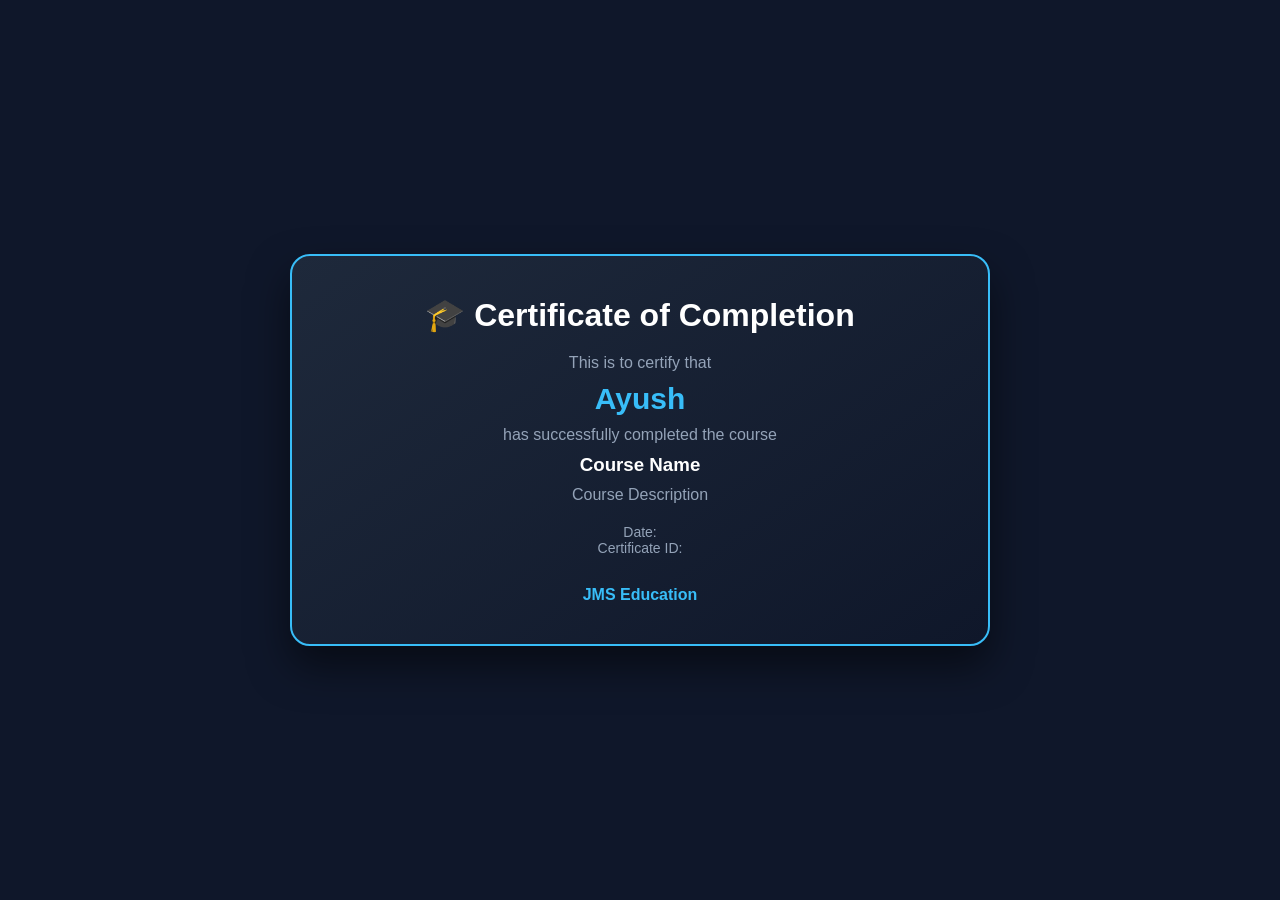
<file: certificate.html>
<!DOCTYPE html>
<html>
<head>
    <title>Certificate</title>

    <link rel="stylesheet" href="css/style.css">
    <link rel="stylesheet" href="css/certificate.css">
</head>

<body>

<div class="certificate-container">

    <div class="certificate">

        <h1>🎓 Certificate of Completion</h1>

        <p>This is to certify that</p>

        <h2 id="studentName">Ayush</h2>

        <p>has successfully completed the course</p>

        <h3 id="courseName">Course Name</h3>

        <p id="courseDesc">Course Description</p>

        <div class="certificate-info">
            <p>Date: <span id="date"></span></p>
            <p>Certificate ID: <span id="certId"></span></p>
        </div>

        <h4>JMS Education</h4>

    </div>

</div>


<script src="js/certificate.js"></script>

</body>
</html>
</file>
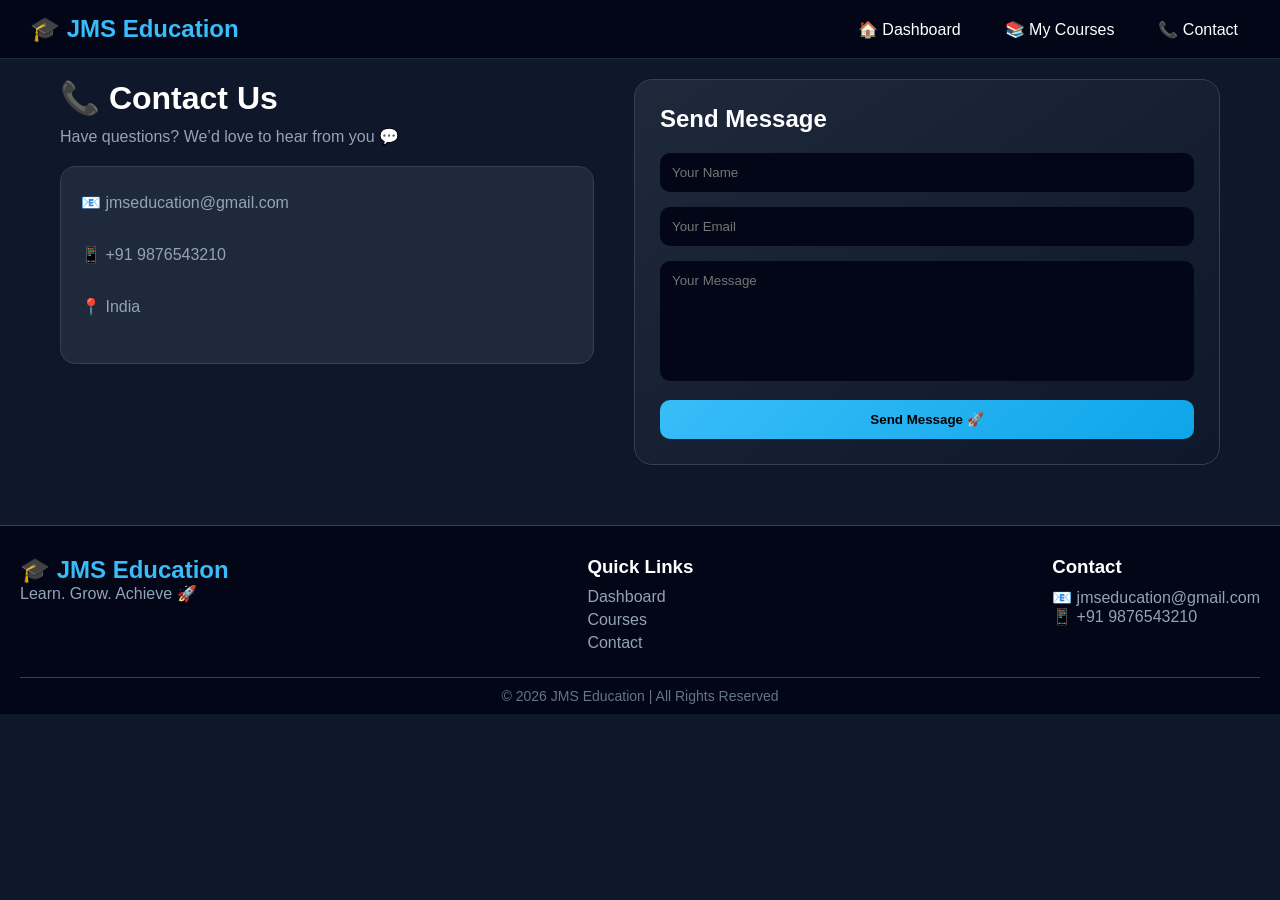
<file: contact.html>
<!DOCTYPE html>
<html>
<head>
    <title>Contact</title>

    <link rel="stylesheet" href="css/style.css">
    <link rel="stylesheet" href="css/navbar.css">
    <link rel="stylesheet" href="css/contact.css">
    <link rel="stylesheet" href="css/footer.css">
</head>

<body>

<div id="navbar-container"></div>

<div class="container contact-container">

    <!-- LEFT SIDE -->
    <div class="contact-info">
        <h1>📞 Contact Us</h1>
        <p>Have questions? We’d love to hear from you 💬</p>

        <div class="info-card">
            <p>📧 jmseducation@gmail.com</p>
            <p>📱 +91 9876543210</p>
            <p>📍 India</p>
        </div>
    </div>

    <!-- RIGHT SIDE -->
    <div class="contact-form">
        <h2>Send Message</h2>

        <form id="contactForm">
    <input type="text" id="name" placeholder="Your Name" required>
    <input type="email" id="email" placeholder="Your Email" required>
    <textarea id="message" placeholder="Your Message" required></textarea>

    <button type="submit">Send Message 🚀</button>
</form>
    </div>

</div>

<div id="footer-container"></div>

<script src="js/footer.js"></script>

<script src="js/navbar.js"></script>
<script src="js/contact.js"></script>
</body>
</html>
</file>
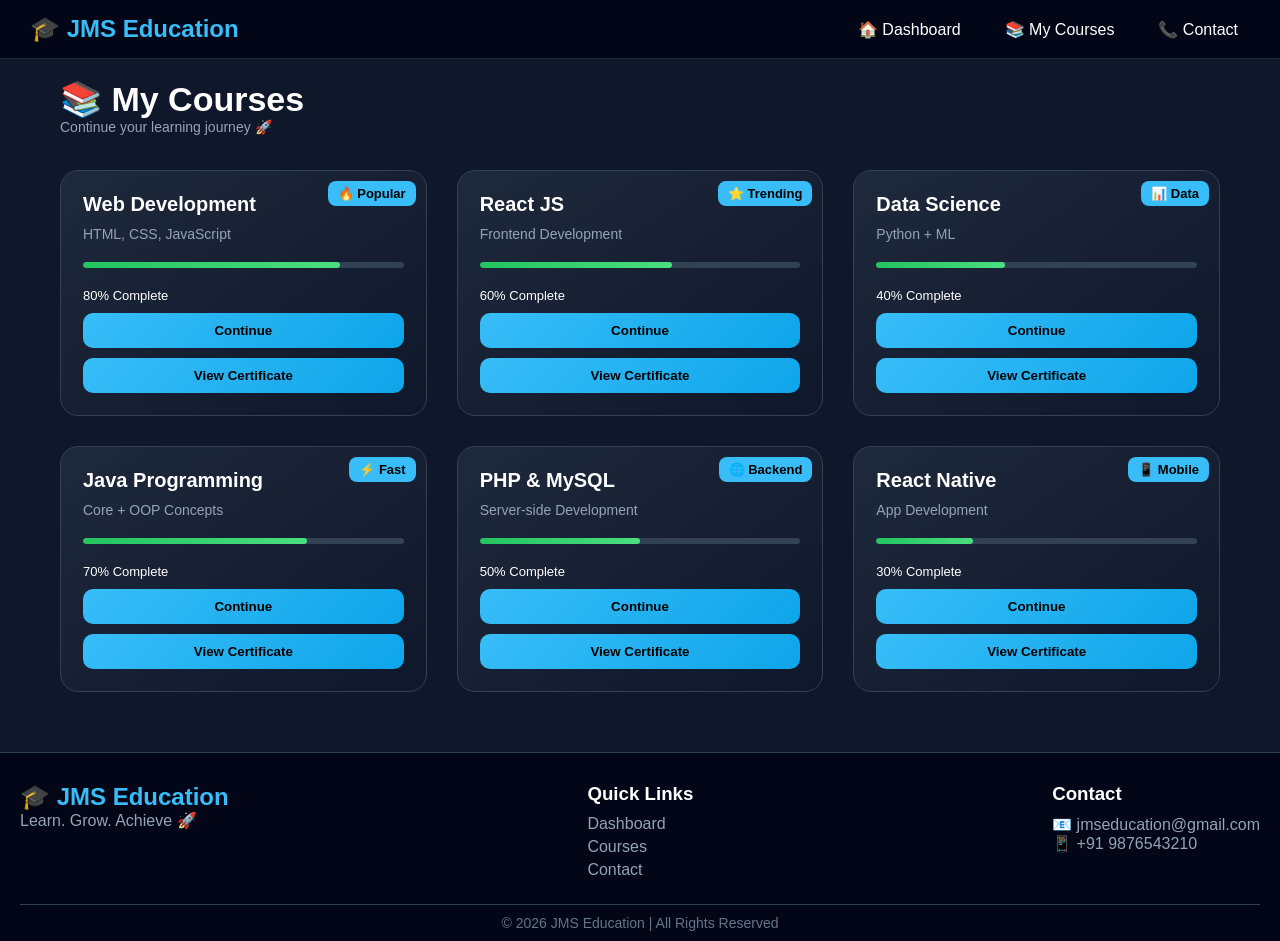
<file: courses.html>
<!DOCTYPE html>
<html>
<head>
    <title>My Courses</title>

    <link rel="stylesheet" href="css/style.css">
    <link rel="stylesheet" href="css/navbar.css">
    <link rel="stylesheet" href="css/courses.css">
    <link rel="stylesheet" href="css/footer.css">
</head>

<body>

<div id="navbar-container"></div>

<div class="container">

    <!-- HEADER -->
    <div class="courses-header">
        <h1>📚 My Courses</h1>
        <p>Continue your learning journey 🚀</p>
    </div>

    <!-- GRID -->
    <div class="courses-grid">

        <!-- COURSE 1 -->
        <div class="course-card">
            <span class="badge">🔥 Popular</span>
            <h2>Web Development</h2>
            <p>HTML, CSS, JavaScript</p>

            <div class="progress-bar">
                <div class="progress" id="web-progress"></div>
            </div>

            <span id="web-text">80% Complete</span>

            <button onclick="openCourse('web')">Continue</button>

            <button class="cert-btn" onclick="viewCertificate('web')">
        View Certificate
    </button>
        </div>

        <!-- COURSE 2 -->
        <div class="course-card">
            <span class="badge">⭐ Trending</span>
            <h2>React JS</h2>
            <p>Frontend Development</p>

            <div class="progress-bar">
                <div class="progress" id="react-progress"></div>
            </div>

            <span id="react-text">60% Complete</span>

            <button onclick="openCourse('react')">Continue</button>

            <button class="cert-btn" onclick="viewCertificate('web')">
        View Certificate
    </button>
        </div>

        <!-- COURSE 3 -->
        <div class="course-card">
            <span class="badge">📊 Data</span>
            <h2>Data Science</h2>
            <p>Python + ML</p>

            <div class="progress-bar">
                <div class="progress" id="data-progress"></div>
            </div>

            <span id="data-text">40% Complete</span>

            <button onclick="openCourse('data')">Continue</button>

            <button class="cert-btn" onclick="viewCertificate('web')">
        View Certificate
    </button>
        </div>

        <!-- COURSE 4 -->
        <div class="course-card">
            <span class="badge">⚡ Fast</span>
            <h2>Java Programming</h2>
            <p>Core + OOP Concepts</p>

            <div class="progress-bar">
                <div class="progress" id="java-progress"></div>
            </div>

            <span id="java-text">70% Complete</span>

            <button onclick="openCourse('java')">Continue</button>

            <button class="cert-btn" onclick="viewCertificate('web')">
        View Certificate
    </button>
        </div>

        <!-- COURSE 5 -->
        <div class="course-card">
            <span class="badge">🌐 Backend</span>
            <h2>PHP & MySQL</h2>
            <p>Server-side Development</p>

            <div class="progress-bar">
                <div class="progress" id="php-progress"></div>
            </div>

            <span id="php-text">50% Complete</span>

            <button onclick="openCourse('php')">Continue</button>

            <button class="cert-btn" onclick="viewCertificate('web')">
        View Certificate
    </button>
        </div>

        <!-- COURSE 6 -->
        <div class="course-card">
            <span class="badge">📱 Mobile</span>
            <h2>React Native</h2>
            <p>App Development</p>

            <div class="progress-bar">
                <div class="progress" id="rn-progress"></div>
            </div>

            <span id="rn-text">30% Complete</span>

            <button onclick="openCourse('rn')">Continue</button>

            <button class="cert-btn" onclick="viewCertificate('web')">
        View Certificate
    </button>
        </div>

    </div>

</div>

<div id="footer-container"></div>

<script src="js/footer.js"></script>
<script src="js/navbar.js"></script>
<script src="js/navigation.js"></script>
<script src="js/progress.js"></script>

</body>
</html>
</file>
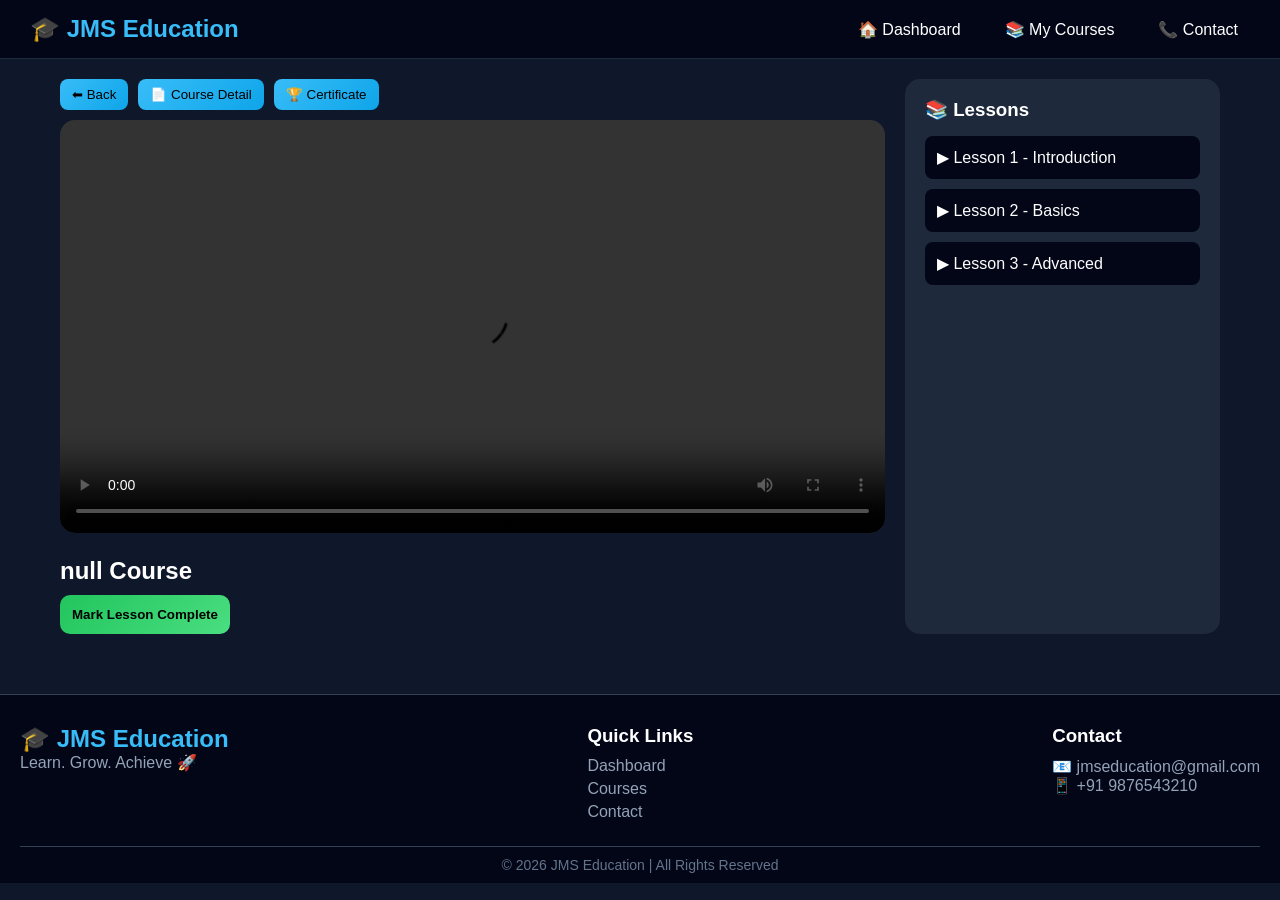
<file: player.html>
<!DOCTYPE html>
<html>
<head>
    <title>Course Player</title>

    <link rel="stylesheet" href="css/style.css">
    <link rel="stylesheet" href="css/navbar.css">
    <link rel="stylesheet" href="css/player.css">
    <link rel="stylesheet" href="css/footer.css">
</head>

<body>

<div id="navbar-container"></div>

<div class="container player-layout">

    <!-- VIDEO SECTION -->
    <div class="video-section">

        <!-- TOP BUTTONS -->
        <div class="top-actions">
            <button onclick="goBack()">⬅ Back</button>
            <button onclick="openDetail()">📄 Course Detail</button>
            <button onclick="viewCertificate()">🏆 Certificate</button>
        </div>

        <!-- VIDEO -->
        <video id="videoPlayer" controls>
            <source src="assets/sample.mp4" type="video/mp4">
        </video>

        <!-- TITLE -->
        <h2 id="courseTitle">Course Title</h2>

        <!-- PROGRESS BUTTON -->
        <button class="complete-btn" onclick="markComplete()">
            Mark Lesson Complete
        </button>

    </div>

    <!-- SIDEBAR LESSONS -->
    <div class="lesson-list">
        <h3>📚 Lessons</h3>

        <ul>
            <li onclick="playLesson(1)">▶ Lesson 1 - Introduction</li>
            <li onclick="playLesson(2)">▶ Lesson 2 - Basics</li>
            <li onclick="playLesson(3)">▶ Lesson 3 - Advanced</li>
        </ul>
    </div>

</div>

<div id="footer-container"></div>

<script src="js/footer.js"></script>

<script src="js/navbar.js"></script>
<script src="js/player.js"></script>

</body>
</html>
</file>
<file: css/style.css>
/* RESET */
* {
    margin: 0;
    padding: 0;
    box-sizing: border-box;
    font-family: "Poppins", sans-serif;
}

/* GLOBAL */
body {
    background: #0f172a;
    color: white;
}

/* LAYOUT */
.container {
    max-width: 1200px;
    margin: auto;
    padding: 20px;
}

/* SIDEBAR */
.sidebar {
    width: 240px;
    height: 100vh;
    background: #020617;
    padding: 20px;
}

.sidebar h2 {
    margin-bottom: 30px;
    color: #38bdf8;
}

.sidebar ul {
    list-style: none;
}

.sidebar ul li {
    padding: 12px;
    margin-bottom: 10px;
    cursor: pointer;
    border-radius: 8px;
    transition: 0.3s;
}

.sidebar ul li:hover,
.sidebar .active {
    background: #1e293b;
}

/* MAIN */
main {
    flex: 1;
    padding: 20px;
}

/* TOPBAR */
.topbar {
    display: flex;
    justify-content: space-between;
    margin-bottom: 20px;
}

.topbar input {
    width: 300px;
    padding: 10px;
    border-radius: 10px;
    border: none;
}

/* USER */
.user {
    display: flex;
    align-items: center;
}

.user img {
    border-radius: 50%;
    margin-right: 10px;
}

/* HERO */
.hero {
    background: linear-gradient(135deg, #2563eb, #06b6d4);
    padding: 30px;
    border-radius: 20px;
    display: flex;
    justify-content: space-between;
    margin-bottom: 20px;
}

.hero-stats {
    display: flex;
    gap: 30px;
}

/* CARDS */
.cards {
    display: flex;
    gap: 20px;
    margin-bottom: 20px;
}

.card {
    flex: 1;
    background: #1e293b;
    padding: 20px;
    border-radius: 15px;
}

/* COURSES */
.section-title {
    margin: 20px 0;
}

.courses {
    display: grid;
    grid-template-columns: repeat(auto-fit, minmax(250px, 1fr));
    gap: 20px;
}

.course {
    background: #1e293b;
    padding: 20px;
    border-radius: 15px;
}

/* PROGRESS */
.progress-bar {
    height: 8px;
    background: #334155;
    border-radius: 5px;
    margin: 10px 0;
}

.progress {
    height: 100%;
    background: linear-gradient(to right, #22c55e, #4ade80);
    width: 0;
    border-radius: 5px;
}


/* ================= RESPONSIVE DESIGN ================= */

/* 📱 SMALL MOBILE (<=400px) */
@media (max-width: 400px) {

    .container {
        padding: 10px;
    }

    .topbar input {
        width: 100%;
        font-size: 12px;
    }

    .hero {
        flex-direction: column;
        gap: 15px;
        text-align: center;
    }

    .hero h1 {
        font-size: 18px;
    }

    .cards {
        flex-direction: column;
    }
}

/* 📱 MOBILE (<=600px) */
@media (max-width: 600px) {

    .topbar {
        flex-direction: column;
        gap: 10px;
    }

    .topbar input {
        width: 100%;
    }

    .hero {
        flex-direction: column;
        gap: 20px;
    }

    .hero-stats {
        justify-content: center;
    }

    .cards {
        flex-direction: column;
    }

    .courses {
        grid-template-columns: 1fr;
    }
}

/* 📱 TABLET (<=900px) */
@media (max-width: 900px) {

    .hero {
        flex-direction: column;
    }

    .cards {
        flex-direction: column;
    }

    .courses {
        grid-template-columns: repeat(2, 1fr);
    }
}

/* 💻 SMALL LAPTOP (<=1200px) */
@media (max-width: 1200px) {

    .container {
        padding: 15px;
    }

    .courses {
        grid-template-columns: repeat(2, 1fr);
    }
}

/* 🖥 LARGE SCREEN (>=1200px) */
@media (min-width: 1200px) {

    .courses {
        grid-template-columns: repeat(3, 1fr);
    }
}
</file>
<file: css/certificate.css>
.certificate-container {
    display: flex;
    justify-content: center;
    align-items: center;
    height: 100vh;
}

/* CARD */
.certificate {
    width: 700px;
    padding: 40px;
    text-align: center;
    background: linear-gradient(145deg, #1e293b, #0f172a);
    border: 2px solid #38bdf8;
    border-radius: 20px;
    box-shadow: 0 20px 40px rgba(0,0,0,0.5);
}

/* TEXT */
.certificate h1 {
    margin-bottom: 20px;
}

.certificate h2 {
    font-size: 30px;
    color: #38bdf8;
    margin: 10px 0;
}

.certificate h3 {
    margin: 10px 0;
}

.certificate p {
    color: #94a3b8;
}

/* INFO */
.certificate-info {
    margin-top: 20px;
    font-size: 14px;
}

/* FOOTER */
.certificate h4 {
    margin-top: 30px;
    color: #38bdf8;
}
</file>
<file: css/navbar.css>
/* NAVBAR */
.navbar {
    width: 100%;
    background: #020617;
    padding: 15px 30px;
    display: flex;
    justify-content: space-between;
    align-items: center;
    border-bottom: 1px solid #1e293b;
}

/* LOGO */
.navbar h2 {
    color: #38bdf8;
}

/* MENU */
.navbar ul {
    display: flex;
    list-style: none;
    gap: 20px;
}

/* LINKS */
.navbar ul li a {
    text-decoration: none;
    color: white;
    padding: 8px 12px;
    border-radius: 6px;
    transition: 0.3s;
}

.navbar ul li a:hover {
    background: #1e293b;
}

/* ACTIVE */
.navbar ul li a.active {
    background: #2563eb;
}

/* HAMBURGER */
.menu-toggle {
    display: none;
    font-size: 22px;
    cursor: pointer;
    color: white;
}

/* ================== RESPONSIVE ================== */

/* TABLET */
@media (max-width: 900px) {

    .menu-toggle {
        display: block;
    }

    .navbar ul {
        position: absolute;
        top: 60px;
        right: 0;
        width: 100%;
        background: #020617;
        flex-direction: column;
        align-items: center;
        gap: 15px;
        padding: 20px 0;
        display: none;
    }

    .navbar ul.active {
        display: flex;
    }
}

/* MOBILE */
@media (max-width: 500px) {

    .navbar {
        padding: 12px 20px;
    }

    .navbar h2 {
        font-size: 18px;
    }
}
</file>
<file: css/contact.css>
/* MAIN LAYOUT */
.contact-container {
    display: flex;
    gap: 40px;
    align-items: flex-start;
}

/* LEFT SIDE */
.contact-info {
    flex: 1;
}

.contact-info h1 {
    font-size: 32px;
    margin-bottom: 10px;
}

.contact-info p {
    color: #94a3b8;
    margin-bottom: 20px;
}

/* INFO CARD */
.info-card {
    background: #1e293b;
    padding: 20px;
    border-radius: 15px;
    line-height: 2;
    border: 1px solid #334155;
}

/* FORM */
.contact-form {
    flex: 1;
    background: linear-gradient(145deg, #1e293b, #0f172a);
    padding: 25px;
    border-radius: 18px;
    border: 1px solid #334155;
}

/* FORM TITLE */
.contact-form h2 {
    margin-bottom: 20px;
}

/* INPUTS */
.contact-form input,
.contact-form textarea {
    width: 100%;
    padding: 12px;
    margin-bottom: 15px;
    border-radius: 10px;
    border: none;
    outline: none;
    background: #020617;
    color: white;
}

/* TEXTAREA */
.contact-form textarea {
    min-height: 120px;
    resize: none;
}

/* BUTTON */
.contact-form button {
    width: 100%;
    padding: 12px;
    border-radius: 10px;
    border: none;
    background: linear-gradient(135deg, #38bdf8, #0ea5e9);
    color: black;
    font-weight: 600;
    cursor: pointer;
    transition: 0.3s;
}

.contact-form button:hover {
    transform: scale(1.05);
    box-shadow: 0 10px 20px rgba(14,165,233,0.4);
}

/* RESPONSIVE */

/* Tablet */
@media (max-width: 900px) {
    .contact-container {
        flex-direction: column;
    }
}

/* Mobile */
@media (max-width: 600px) {
    .contact-info h1 {
        font-size: 24px;
    }

    .contact-form {
        padding: 20px;
    }
}
</file>
<file: css/footer.css>
/* FOOTER */
.footer {
    background: #020617;
    margin-top: 40px;
    padding: 30px 20px 10px;
    border-top: 1px solid #334155;
}

/* CONTAINER */
.footer-container {
    display: flex;
    justify-content: space-between;
    gap: 20px;
    flex-wrap: wrap;
}

/* LEFT */
.footer-left h2 {
    color: #38bdf8;
}

.footer-left p {
    color: #94a3b8;
}

/* LINKS */
.footer-links h3,
.footer-contact h3 {
    margin-bottom: 10px;
}

.footer-links ul {
    list-style: none;
}

.footer-links ul li {
    margin-bottom: 5px;
}

.footer-links a {
    text-decoration: none;
    color: #94a3b8;
    transition: 0.3s;
}

.footer-links a:hover {
    color: #38bdf8;
}

/* CONTACT */
.footer-contact p {
    color: #94a3b8;
}

/* BOTTOM */
.footer-bottom {
    text-align: center;
    margin-top: 20px;
    border-top: 1px solid #334155;
    padding-top: 10px;
    font-size: 14px;
    color: #64748b;
}

/* RESPONSIVE */
@media (max-width: 768px) {
    .footer-container {
        flex-direction: column;
        text-align: center;
    }
}
</file>
<file: css/courses.css>
/* HEADER */
.courses-header {
    margin-bottom: 35px;
}

.courses-header h1 {
    font-size: 34px;
    font-weight: 600;
}

.courses-header p {
    color: #94a3b8;
    font-size: 14px;
}

/* GRID */
.courses-grid {
    display: grid;
    grid-template-columns: repeat(3, 1fr);
    gap: 30px;
}

/* CARD */
.course-card {
    background: linear-gradient(145deg, #1e293b, #0f172a);
    padding: 22px;
    border-radius: 18px;
    border: 1px solid #334155;
    position: relative;
    transition: all 0.35s ease;
    display: flex;
    flex-direction: column;
    gap: 10px;
}

/* HOVER EFFECT */
.course-card:hover {
    transform: translateY(-10px) scale(1.02);
    box-shadow: 0 20px 40px rgba(0,0,0,0.6);
    border-color: #38bdf8;
}

/* BADGE */
.badge {
    position: absolute;
    top: 10px;
    right: 10px;
    background: #38bdf8;
    color: black;
    padding: 5px 10px;
    font-size: 11px;
    border-radius: 8px;
    font-weight: 600;
}

/* TEXT */
.course-card h2 {
    font-size: 20px;
}

.course-card p {
    color: #94a3b8;
    font-size: 14px;
}

/* PROGRESS */
.progress-bar {
    height: 6px;
    background: #334155;
    border-radius: 10px;
    margin: 10px 0;
    overflow: hidden;
}

.progress {
    height: 100%;
    background: linear-gradient(to right, #22c55e, #4ade80);
    border-radius: 10px;
}

/* TEXT */
.course-card span {
    font-size: 13px;
}

/* BUTTON GROUP */
.btn-group {
    display: flex;
    gap: 10px;
    margin-top: auto;
}

/* CONTINUE BUTTON */
.course-card button {
    flex: 1;
    padding: 10px;
    border-radius: 10px;
    background: linear-gradient(135deg, #38bdf8, #0ea5e9);
    border: none;
    font-weight: 600;
    cursor: pointer;
    transition: 0.3s;
}

.course-card button:hover {
    transform: scale(1.05);
    box-shadow: 0 10px 20px rgba(14,165,233,0.4);
}

/* CERTIFICATE BUTTON */
.cert-btn {
    background: linear-gradient(135deg, #38bdf8, #0ea5e9);
    color: black;
    border: none;
}


/* RESPONSIVE */

/* Tablet */
@media (max-width: 1024px) {
    .courses-grid {
        grid-template-columns: repeat(2, 1fr);
    }
}

/* Mobile */
@media (max-width: 600px) {
    .courses-grid {
        grid-template-columns: 1fr;
    }

    .courses-header h1 {
        font-size: 24px;
    }

    .btn-group {
        flex-direction: column;
    }
}
</file>
<file: css/player.css>
/* LAYOUT */
.player-layout {
    display: flex;
    gap: 20px;
}

/* VIDEO SECTION */
.video-section {
    flex: 3;
}

/* TOP BUTTONS */
.top-actions {
    display: flex;
    gap: 10px;
    margin-bottom: 10px;
}

.top-actions button {
    padding: 8px 12px;
    border-radius: 8px;
    border: none;
    cursor: pointer;
    background: linear-gradient(135deg, #38bdf8, #0ea5e9);
    font-weight: 500;
}

/* VIDEO */
video {
    width: 100%;
    border-radius: 15px;
    margin-bottom: 10px;
}

/* TITLE */
.video-section h2 {
    margin: 10px 0;
}

/* COMPLETE BUTTON */
.complete-btn {
    padding: 12px;
    border-radius: 10px;
    background: linear-gradient(135deg, #22c55e, #4ade80);
    border: none;
    cursor: pointer;
    font-weight: 600;
}

/* LESSON LIST */
.lesson-list {
    flex: 1;
    background: #1e293b;
    padding: 20px;
    border-radius: 15px;
}

.lesson-list h3 {
    margin-bottom: 15px;
}

.lesson-list ul {
    list-style: none;
}

/* LESSON ITEM */
.lesson-list li {
    padding: 12px;
    margin-bottom: 10px;
    background: #020617;
    border-radius: 8px;
    cursor: pointer;
    transition: 0.3s;
}

.lesson-list li:hover {
    background: #1e293b;
}

/* RESPONSIVE */
@media (max-width: 900px) {
    .player-layout {
        flex-direction: column;
    }
}
</file>
